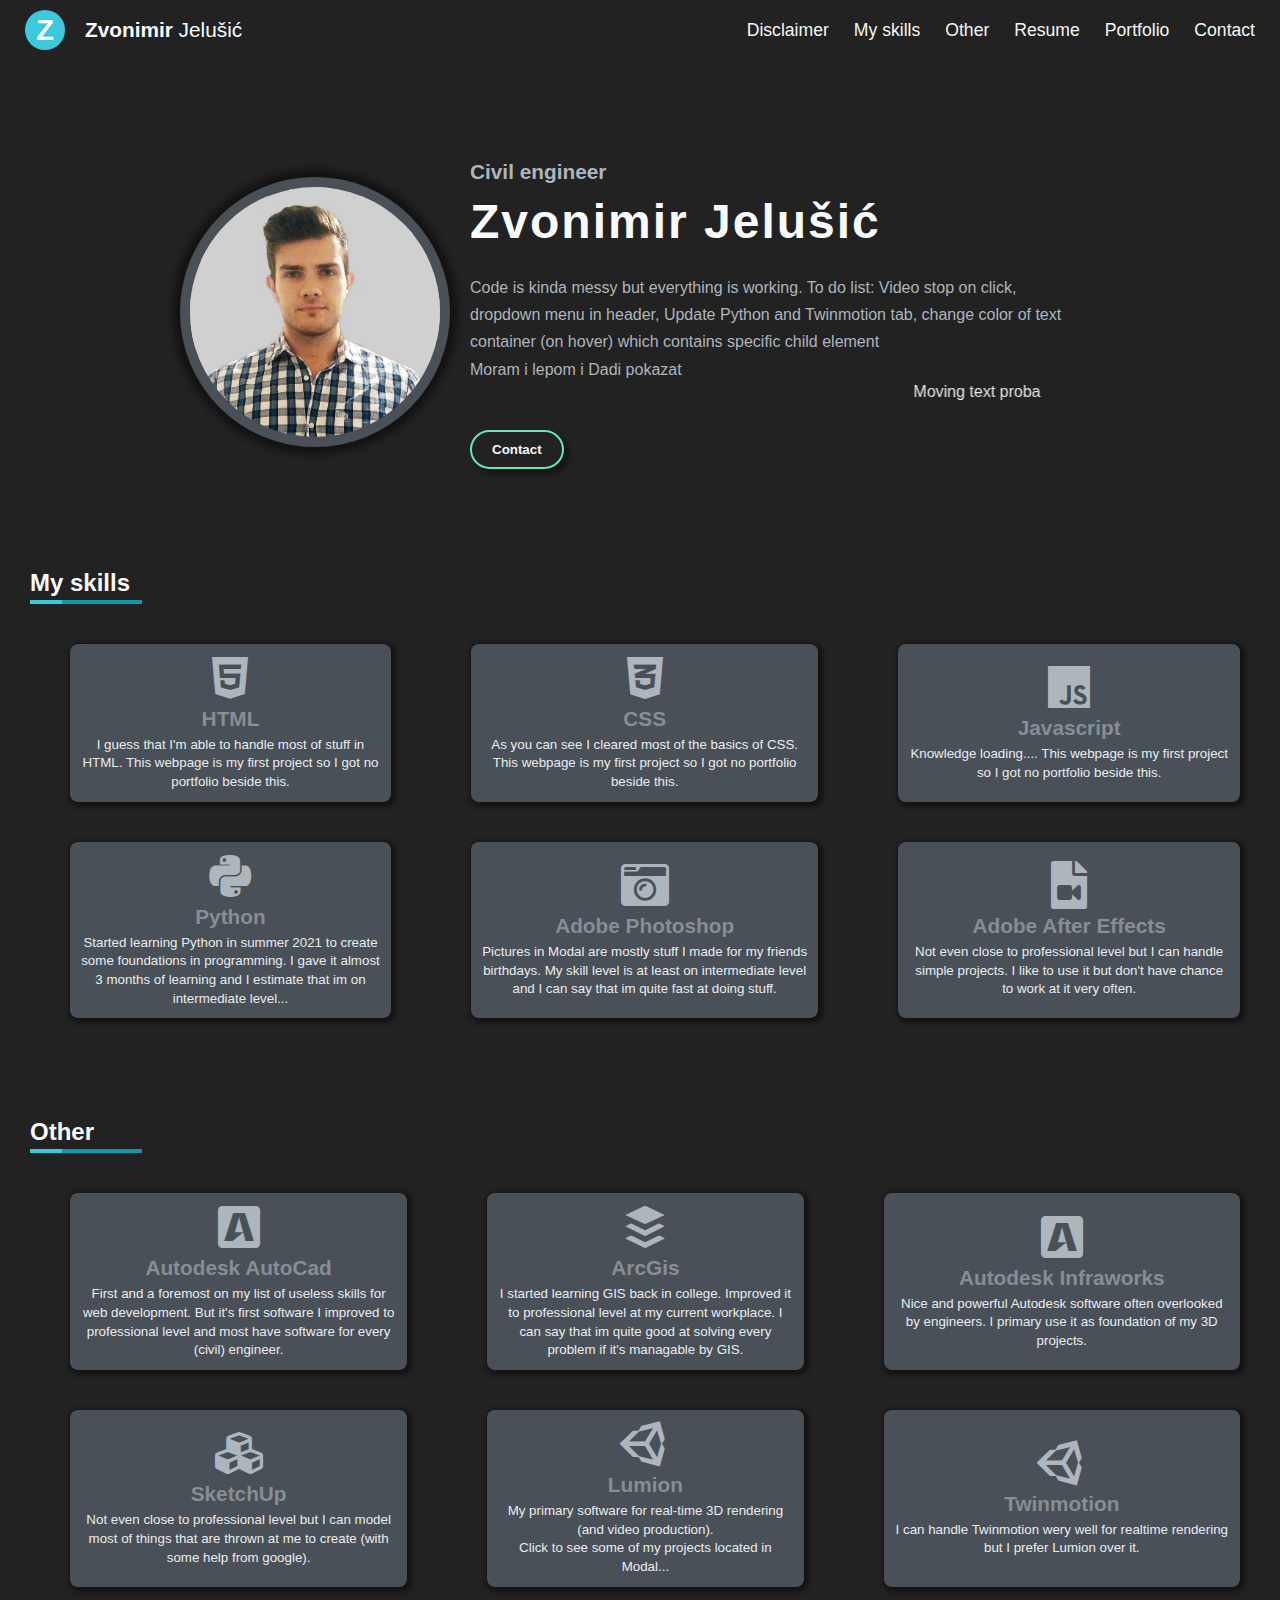
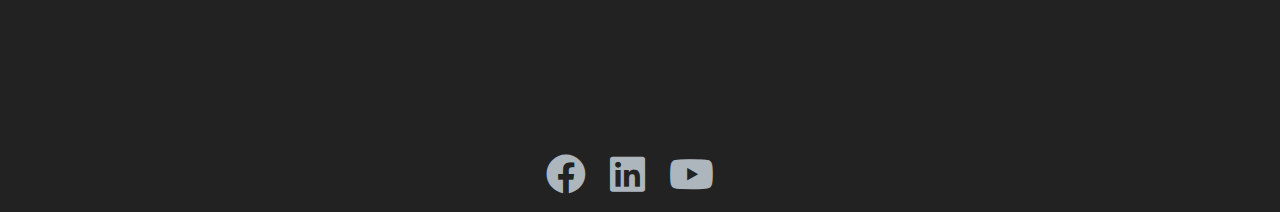
<file: index.html>
<!DOCTYPE html>
<html lang="en">
  <head>
    <meta charset="UTF-8" />
    <meta http-equiv="X-UA-Compatible" content="IE=edge" />
    <meta name="viewport" content="width=device-width, initial-scale=1.0" />
    <link rel="stylesheet" href="style.css" />
    <link
      rel="stylesheet"
      href="https://cdnjs.cloudflare.com/ajax/libs/font-awesome/5.14.0/css/all.min.css"
    />
    <script
      type="text/javascript"
      src="https://code.jquery.com/jquery-1.7.1.min.js"
    ></script>
  </head>
  <body id="body">
    <header class="header-container">
      <div class="start-icon">
        <button class="home-button1">Z</button>
        <button class="home-button2"><strong>Zvonimir</strong> Jelušić</button>
      </div>

      <button class="header-toggle-button">
        <i class="fas fa-bars" id="header-bar"></i>
      </button>

      <ul class="header-links">
        <div class="header-div-container">
          <!-- <button><i class="far fa-surprise hlink-icon hicon1"></i></button> -->
          <button class="hlink hlink1" href="">Disclaimer</button>
        </div>
        <div class="header-div-container">
          <!-- <button><i class="fas fa-robot hlink-icon hicon2"></i></button> -->
          <button class="hlink hlink2" href="">My skills</button>
        </div>
        <div class="header-div-container">
          <button>
            <!-- <i class="fas fa-laptop-medical hlink-icon hicon3"></i> -->
          </button>
          <button class="hlink hlink3" href="">Other</button>
        </div>
        <div class="header-div-container">
          <!-- <button><i class="far fa-id-badge hlink-icon hicon4"></i></button> -->
          <button class="hlink hlink4" href="">Resume</button>
        </div>
        <div class="header-div-container">
          <!-- <button><i class="fas fa-book-dead hlink-icon hicon5"></i></button> -->
          <button class="hlink hlink5" href="">Portfolio</button>
        </div>
        <div class="header-div-container">
          <!-- <button><i class="far fa-address-book hlink-icon hicon6"></i></button> -->
          <button class="hlink hlink6" href="">Contact</button>
        </div>
      </ul>
    </header>
    <main>
      <div class="main-img-container">
        <div>
          <img src="Image.jpg" alt="image" class="main-img" />
          <div class="img-border"></div>
        </div>
        <div>
          <img src="Image3.jpg" alt="image" class="support-img" />
          <div class="img-border"></div>
        </div>
      </div>

      <div class="main-container">
        <h4 class="main-h4">Civil engineer</h4>
        <h1>Zvonimir Jelušić</h1>
        <p class="main-p">
          Code is kinda messy but everything is working. To do list: Video stop
          on click, dropdown menu in header, Update Python and Twinmotion tab,
          change color of text container (on hover) which contains specific
          child element <br />
          Moram i lepom i Dadi pokazat
        </p>
        <marquee direction="left" behavior="alternate"
          ><p>Moving text proba</p></marquee
        >
        <div>
          <!-- <button class="main-buttons main-btn1">Download CV</button> -->
          <button class="main-buttons main-btn1">Contact</button>
        </div>
      </div>
    </main>
    <div class="text-container">
      <header>
        <h3>My skills</h3>
        <div class="underlines">
          <div class="underline und1"></div>
          <div class="underline und2"></div>
        </div>
      </header>
      <div class="skills-text">
        <button class="skills-text-parent skillbtn1">
          <i class="fab fa-html5"></i>
          <h4 class="skills-title">HTML</h4>
          <p class="skills-paragraph">
            I guess that I'm able to handle most of stuff in HTML. This webpage
            is my first project so I got no portfolio beside this.
          </p>
          <span class="probni">
            <i class="fas fa-angle-down"></i>
          </span>
        </button>

        <button class="btn-scroll-top hidden">
          <i class="fas fa-arrow-circle-up btn-scroll-top-icon"></i>
        </button>

        <button class="skills-text-parent skillbtn1">
          <i class="fab fa-css3-alt"></i>
          <h4 class="skills-title">CSS</h4>
          <p class="skills-paragraph">
            As you can see I cleared most of the basics of CSS. This webpage is
            my first project so I got no portfolio beside this.
          </p>
          <!-- <i class="fas fa-link icon-between-text1"></i> -->
          <span class="probni">
            <i class="fas fa-angle-down"></i>
          </span>
        </button>

        <button class="skills-text-parent skillbtn1">
          <i class="fab fa-js"></i>
          <h4 class="skills-title">Javascript</h4>
          <p class="skills-paragraph">
            Knowledge loading.... This webpage is my first project so I got no
            portfolio beside this.
          </p>
          <!-- <i class="fas fa-link icon-between-text1"></i> -->
          <span class="probni">
            <i class="fas fa-angle-down"></i>
          </span>
        </button>

        <button class="skills-text-parent skillbtn4">
          <i class="fab fa-python"></i>
          <h4 class="skills-title">Python</h4>
          <p class="skills-paragraph">
            Started learning Python in summer 2021 to create some foundations in
            programming. I gave it almost 3 months of learning and I estimate
            that im on intermediate level...
          </p>
          <span class="probni">
            <i class="fas fa-angle-down"></i>
          </span>
        </button>

        <button class="skills-text-parent skillbtn5">
          <i class="fas fa-camera-retro"></i>
          <h4 class="skills-title">Adobe Photoshop</h4>
          <p class="skills-paragraph">
            Pictures in Modal are mostly stuff I made for my friends birthdays.
            My skill level is at least on intermediate level and I can say that
            im quite fast at doing stuff.
          </p>
          <span class="probni">
            <i class="fas fa-angle-down"></i>
          </span>
        </button>

        <button class="skills-text-parent skillbtn6">
          <i class="fas fa-file-video"></i>
          <h4 class="skills-title">Adobe After Effects</h4>
          <p class="skills-paragraph">
            Not even close to professional level but I can handle simple
            projects. I like to use it but don't have chance to work at it very
            often.
          </p>
          <span class="probni">
            <i class="fas fa-angle-down"></i>
          </span>
        </button>
      </div>
    </div>
    <div class="text-container">
      <header>
        <h3>Other</h3>
        <div class="underlines">
          <div class="underline und1"></div>
          <div class="underline und2"></div>
        </div>
      </header>
      <div class="skills-text">
        <button class="skills-text-parent skillbtn7">
          <i class="fab fa-buysellads"></i>
          <h4 class="skills-title">Autodesk AutoCad</h4>
          <p class="skills-paragraph">
            First and a foremost on my list of useless skills for web
            development. But it's first software I improved to professional
            level and most have software for every (civil) engineer.
          </p>
        </button>

        <button class="skills-text-parent skillbtn8">
          <i class="fab fa-buffer"></i>
          <h4 class="skills-title">ArcGis</h4>
          <p class="skills-paragraph">
            I started learning GIS back in college. Improved it to professional
            level at my current workplace. I can say that im quite good at
            solving every problem if it's managable by GIS.
          </p>
        </button>

        <button class="skills-text-parent skillbtn9">
          <i class="fab fa-buysellads"></i>
          <h4 class="skills-title">Autodesk Infraworks</h4>
          <p class="skills-paragraph">
            Nice and powerful Autodesk software often overlooked by engineers. I
            primary use it as foundation of my 3D projects.
          </p>
        </button>

        <button class="skills-text-parent skillbtn10">
          <i class="fas fa-cubes"></i>
          <h4 class="skills-title">SketchUp</h4>
          <p class="skills-paragraph">
            Not even close to professional level but I can model most of things
            that are thrown at me to create (with some help from google).
          </p>
        </button>

        <button class="skills-text-parent skillbtn11">
          <i class="fab fa-unity"></i>
          <h4 class="skills-title">Lumion</h4>
          <p class="skills-paragraph">
            My primary software for real-time 3D rendering (and video
            production). <br />
            Click to see some of my projects located in Modal...
          </p>
          <span class="probni">
            <i class="fas fa-angle-down"></i>
          </span>
        </button>

        <button class="skills-text-parent skillbtn12">
          <i class="fab fa-unity"></i>
          <h4 class="skills-title">Twinmotion</h4>
          <p class="skills-paragraph">
            I can handle Twinmotion wery well for realtime rendering but I
            prefer Lumion over it.
          </p>
          <span class="probni">
            <i class="fas fa-angle-down"></i>
          </span>
        </button>
      </div>
    </div>

    <footer>
      <ul>
        <button class="media">
          <a
            href="https://www.facebook.com/zvonimirjelusic103/"
            target="_blank"
            rel="noreferrer noopener"
            ><i class="fab fa-facebook footer-icon"></i
          ></a>
        </button>
        <button class="media">
          <a
            href="https://hr.linkedin.com/in/zvonimir-jelu%C5%A1i%C4%87-13a90214a"
            target="_blank"
            rel="noreferrer noopener"
            ><i class="fab fa-linkedin footer-icon"></i
          ></a>
        </button>
        <button class="media">
          <a
            href="https://www.youtube.com/channel/UCTMNIY0vGRtawgCCfTQWGOw"
            target="_blank"
            rel="noreferrer noopener"
            ><i class="fab fa-youtube footer-icon"></i>
          </a>
        </button>
      </ul>
    </footer>
    <ul class="main-modal-container">
      <section class="modal-container hidden Photoshop-modal">
        <div class="modal">
          <h1>Adobe Photoshop</h1>
          <p>
            Lorem ipsum dolor sit amet consectetur adipisicing elit. Consectetur
            sunt dicta deleniti modi. Officiis, sapiente vero tempore maxime
            ipsa aspernatur.
          </p>
          <div class="slider-container">
            <div class="slide">
              <img
                src="/photoshop/momacka.jpg"
                class="slide-img slide1"
                alt=""
              />
              <img
                src="/photoshop/matija.png"
                class="slide-img slide2"
                alt=""
              />
              <img src="/photoshop/seki1.png" class="slide-img slide3" alt="" />
              <img src="/photoshop/seki2.png" class="slide-img slide4" alt="" />
              <img src="/photoshop/igor1.png" class="slide-img slide5" alt="" />
            </div>
          </div>
          <button class="close"><i class="fas fa-times"></i></button>
          <div>
            <button class="btn-slider previous-btn">
              <i class="fas fa-angle-left"></i>
            </button>
            <button class="btn-slider next-btn">
              <i class="fas fa-angle-right"></i>
            </button>
          </div>
        </div>
      </section>

      <section class="modal-container hidden Python-modal Python-modal2">
        <div class="modal">
          <h1>Python</h1>
          <h3>
            Started learning Python in summer 2021 because I wanted to create
            some foundations in programming. <br />
            I gave it almost 3 months of learning and I estimate that im on
            intermediate level of knowledge. Right now, I'm able to create
            simple scripts and basic GUI. <br />
            I don't have much projects to show but that is primary because of
            sheer lack of time.
          </h3>
          <h1><a href="https://github.com/ZYX103"> Link to my github</a></h1>
          <button class="close"><i class="fas fa-times"></i></button>
        </div>
      </section>

      <section class="modal-container hidden HTML-CSS-JS-modal">
        <div class="modal">
          <h1>HTML & CSS & PYTHON</h1>
          <h2>IN progress...</h2>
          <p>
            Lorem ipsum dolor sit amet consectetur adipisicing elit. Consectetur
            sunt dicta deleniti modi. Officiis, sapiente vero tempore maxime
            ipsa aspernatur.
          </p>
          <button class="close"><i class="fas fa-times"></i></button>
        </div>
      </section>

      <section class="modal-container hidden AfterEffects-modal">
        <div class="modal">
          <h1>After Effects</h1>
          <p>
            Lorem ipsum dolor sit amet consectetur adipisicing elit. Consectetur
            sunt dicta deleniti modi. Officiis, sapiente vero tempore maxime
            ipsa aspernatur.
          </p>
          <iframe
            width="864"
            height="486"
            src="https://www.youtube.com/embed/Ss3T0iGJwT8"
            title="YouTube video player"
            frameborder="0"
            allow="accelerometer; autoplay; clipboard-write; encrypted-media; gyroscope; picture-in-picture"
            allowfullscreen
          ></iframe>
          <button class="close"><i class="fas fa-times"></i></button>
        </div>
      </section>

      <section class="modal-container hidden Contact-modal">
        <div class="modal">
          <h1>Contact:</h1>
          <h2>Mail: Zvonimirjelusic@gmail.com</h2>
          <p>
            Social networks:
            <a
              href="https://www.facebook.com/zvonimirjelusic103/"
              target="_blank"
              rel="noreferrer noopener"
              ><i class="fab fa-facebook footer-icon"></i
            ></a>
            <a
              href="https://hr.linkedin.com/in/zvonimir-jelu%C5%A1i%C4%87-13a90214a"
              target="_blank"
              rel="noreferrer noopener"
              ><i class="fab fa-linkedin footer-icon"></i
            ></a>
          </p>
          <button class="close"><i class="fas fa-times"></i></button>
        </div>
      </section>

      <section class="modal-container hidden Lumion-modal">
        <div class="modal">
          <h1>Lumion projects</h1>
          <p>
            Here are some of my Lumion projects. To create 3D terrain I used
            Autodesk Civil3D. Digital ortofoto is cut and created in ArcGis. For
            3D models I mostly used Infraworks and SketchUp. Infraworks is used
            as main software in which all of 3D models, surface and digital
            ortofoto is merged. Finally, render and video production is made in
            Lumion.
          </p>
          <div class="slider-container">
            <div class="video-slide">
              <iframe
                width="864"
                height="486"
                src="https://www.youtube.com/embed/aQn5ElpCyPE"
                title="YouTube video player"
                frameborder="0"
                allow="accelerometer; autoplay; clipboard-write; encrypted-media; gyroscope; picture-in-picture"
                allowfullscreen
                class="video-slide-element"
              ></iframe>
              <iframe
                width="864"
                height="486"
                src="https://www.youtube.com/embed/JNTuG2KDhDQ"
                title="YouTube video player"
                frameborder="0"
                allow="accelerometer; autoplay; clipboard-write; encrypted-media; gyroscope; picture-in-picture"
                allowfullscreen
                class="video-slide-element"
              ></iframe>
              <iframe
                width="864"
                height="486"
                src="https://www.youtube.com/embed/4Jl1MANtQQY"
                title="YouTube video player"
                frameborder="0"
                allow="accelerometer; autoplay; clipboard-write; encrypted-media; gyroscope; picture-in-picture"
                allowfullscreen
                class="video-slide-element"
              ></iframe>
              <iframe
                width="864"
                height="486"
                src="https://www.youtube.com/embed/rDPL2XvHjVg"
                title="YouTube video player"
                frameborder="0"
                allow="accelerometer; autoplay; clipboard-write; encrypted-media; gyroscope; picture-in-picture"
                allowfullscreen
                class="video-slide-element"
              ></iframe>
            </div>
          </div>
          <div>
            <button class="btn-slider previous-btn">
              <i class="fas fa-angle-left"></i>
            </button>
            <button class="btn-slider next-btn">
              <i class="fas fa-angle-right"></i>
            </button>
          </div>
          <button class="close"><i class="fas fa-times"></i></button>
        </div>
      </section>

      <section class="modal-container hidden Twinmotion-modal">
        <div class="modal">
          <h1>Twinmotion</h1>
          <p>
            Lorem ipsum dolor sit amet consectetur adipisicing elit. Consectetur
            sunt dicta deleniti modi. Officiis, sapiente vero tempore maxime
            ipsa aspernatur.
          </p>
          <button class="close"><i class="fas fa-times"></i></button>
        </div>
      </section>

      <section class="modal-container hidden Disclaimer-modal">
        <div class="modal">
          <h1>Disclaimer</h1>
          <p>Tu moram texta natrpat</p>
          <button class="close"><i class="fas fa-times"></i></button>
        </div>
      </section>

      <!-- <section class="modal-container hidden Autocad-modal">
        <div class="modal">
          <h1>Autocad</h1>
          <p>
            First and a foremost on my list of useless skills for web
            development. But it's first software I improved to professional
            level and most have software for every (civil) engineer.
          </p>
          <button class="close"><i class="fas fa-times"></i></button>
        </div>
      </section> -->
    </ul>
  </body>
  <script src="app.js"></script>
</html>
</file>
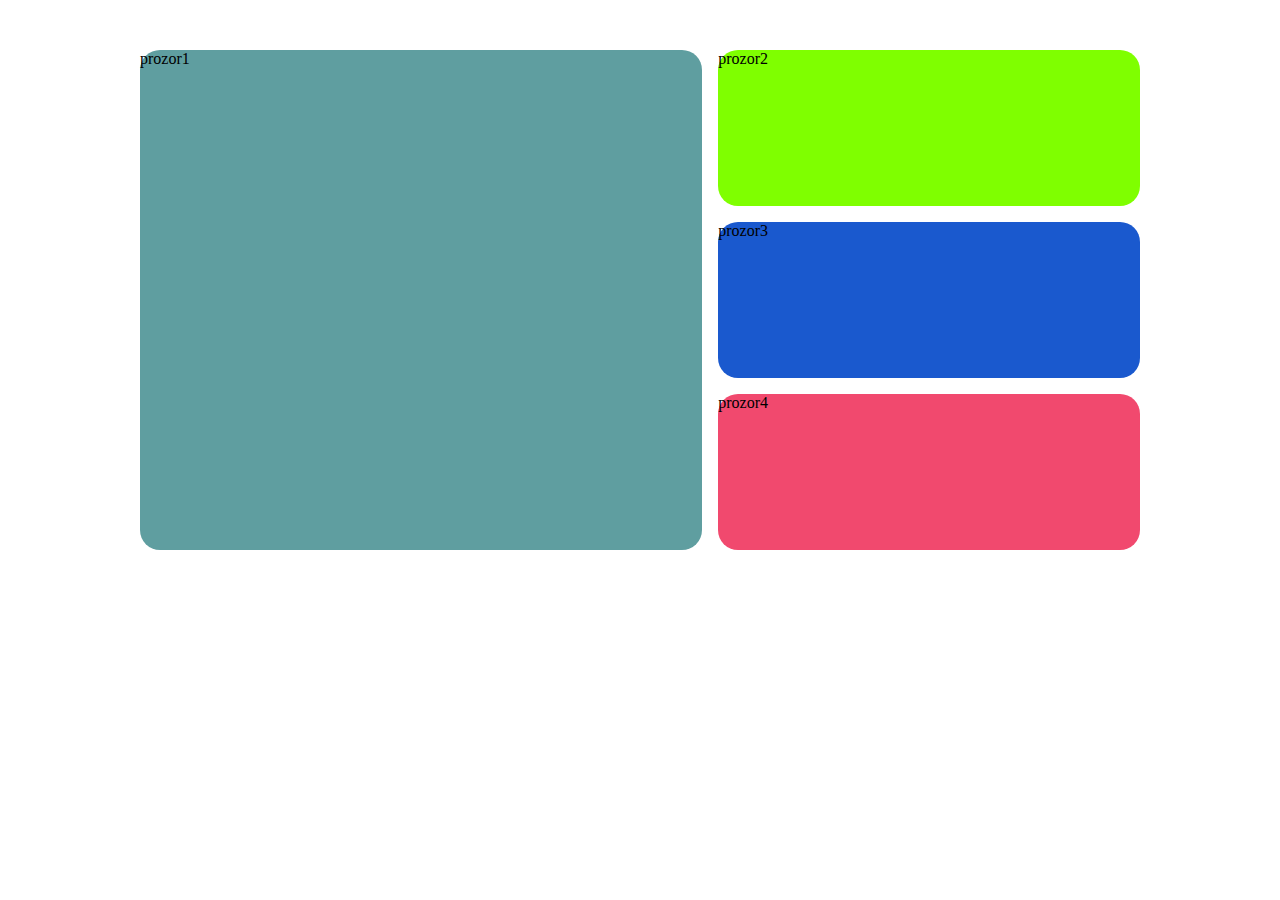
<file: proba.html>
<!DOCTYPE html>
<html lang="en">
  <head>
    <meta charset="UTF-8" />
    <meta http-equiv="X-UA-Compatible" content="IE=edge" />
    <meta name="viewport" content="width=device-width, initial-scale=1.0" />
    <title>Document</title>
    <link rel="stylesheet" href="proba.css" />
  </head>
  <body>
    <div class="container">
      <div class="a prozor">prozor1</div>
      <div class="b prozor">prozor2</div>
      <div class="c prozor">prozor3</div>
      <div class="d prozor">prozor4</div>
    </div>
  </body>
</html>
</file>
<file: style.css>
:root {
  /* PRIMARY COLORS */
  --primary-color-1: #222222;
  --primary-color-2: #212529;
  --primary-color-3: #343a40;
  --primary-color-4: #495057;
  --primary-color-5: #868e96;
  --primary-color-6: #adb5bd;
  --primary-color-7: #e9ecef;
  --primary-color-8: #f8f9fa;

  /* OTHER COLORS */
  --other-colors-1: #63e6be;
  --other-colors-2: #3bc9db;
  --other-colors-3: #141414;
  --other-colors-4: #1098ad;
}

* {
  margin: 0;
  padding: 0;
  box-sizing: border-box;
}

body {
  background: linear-gradient(
    180deg,
    var(--primary-color-1) 0%,
    var(--primary-color-1) 49%,
    var(--primary-color-1) 100%
  );
  font-family: sans-serif;
}

main {
  display: flex;
  align-items: center;
  width: 900px;
  margin-left: auto;
  margin-right: auto;
  margin-top: 100px;
}

@media (max-width: 1100px) {
  main {
    width: 80vw;
  }
}

/* HEADER LINKS */
.header-container {
  display: flex;
  justify-content: space-between;
  align-items: center;
  background-color: var(--primary-color-1);
  align-items: center;
  padding-top: 10px;
  padding-bottom: 10px;
}

.header-links {
  display: flex;
}

.header-toggle-button {
  position: absolute;
  top: 0.75rem;
  right: 1rem;
  display: none;
  flex-direction: column;
  justify-content: space-between;
  background: transparent;
  border: none;
}

#header-bar {
  color: #1098ad;
  font-size: 2.5rem;
}

@media (max-width: 850px) {
  .header-toggle-button {
    display: flex;
  }

  .header-links {
    display: none;
    width: 100%;
    /* margin-left: auto; */
  }

  .header-container {
    flex-direction: column;
    align-items: flex-start;
  }

  .header-links {
    flex-direction: column;
    width: 100%;
    margin-top: 10px;
  }

  .header-div-container {
    padding: 5px 5px;
  }

  .header-links.active {
    display: flex;
  }

  .header-div-container {
    background-color: var(--primary-color-3);
  }
}

.start-icon {
  display: flex;
  justify-content: center;
}

.header-div-container {
  display: grid;
  place-content: center;
  /* margin-right: 50px; */
}

.hlink:hover {
  color: var(--other-colors-2);
}

.header-div-container button {
  background-color: transparent;
  border: none;
  display: flex;
  place-content: center;
}

.header-div-container .far,
.header-div-container .fas {
  font-size: 2rem;
  background-color: transparent;
  border: none;
}

.hlink {
  text-decoration: none;
  color: whitesmoke;
  background: transparent;
  border: none;
  font-size: 1.1rem;
  margin-right: 25px;
  /* display: flex; */
  /* text-align: center; */
}

/* HEADER FIRST-LAST NAME AT LEFT */
.home-button1 {
  border-radius: 100%;
  width: 40px;
  height: 40px;
  margin-left: 25px;
  font-weight: bold;
  background-color: var(--other-colors-2);
  color: white;
  border: none;
  font-size: 1.8rem;
}
.home-button2 {
  padding: 0px 15px;
  background-color: transparent;
  border: none;
  font-size: 1.3rem;
  color: var(--primary-color-8);
  margin-left: 5px;
}

.main-container {
  margin-left: 30px;
}

.main-buttons {
  background-color: var(--primary-color-1);
  border: solid var(--primary-color-8) 2px;
  padding: 10px 20px;
  border-radius: 20px;
  color: var(--primary-color-8);
  margin-top: 25px;
  font-weight: bold;
  box-shadow: 5px 5px 5px 0px var(--other-colors-3);
}

.main-btn1 {
  border: solid var(--other-colors-1) 2px;
}

.main-btn1:hover {
  border: solid var(--primary-color-8) 2px;
}

.main-img-container {
  position: relative;
}

.main-img {
  object-fit: cover;
  position: relative;
  border-radius: 50%;
  height: 250px;
  width: 250px;
  opacity: 1;
  z-index: 0;
}

.main-img:hover {
  opacity: 0;
  transition: 0.3s;
}

.support-img {
  object-fit: cover;
  border-radius: 50%;
  height: 250px;
  width: 250px;
  opacity: 1;
  position: absolute;
  top: 0;
  left: 0px;
  z-index: -1;
}

.img-border {
  background: var(--primary-color-4);
  width: 270px;
  height: 270px;
  border-radius: 50%;
  position: absolute;
  top: -10px;
  left: -10px;
  z-index: -10;
  box-shadow: var(--other-colors-3) 0px 0 7px 5px;
}
h1 {
  font-size: 3rem;
  color: var(--primary-color-8);
  letter-spacing: 2px;
  margin-top: 10px;
}

h2 {
  font-size: 2rem;
  color: var(--primary-color-5);
}

h4 {
  font-size: 1.3rem;
  color: var(--primary-color-5);
}

p {
  color: var(--primary-color-7);
}

.main-h4 {
  color: var(--primary-color-6);
}

.main-p {
  color: var(--primary-color-6);
  line-height: 1.7;
  margin-top: 25px;
}

/* textual part */
.text-container {
  margin-left: 30px;
}
header h3 {
  margin-top: 100px;
  color: var(--primary-color-8);
  font-size: 1.5rem;
}

.underlines {
  display: grid;
  margin-top: 3px;
}

.underline {
  width: 7rem;
  height: 0.25rem;
  background: var(--other-colors-4);
  /* margin-right: auto; */
}

.und1 {
  background: var(--other-colors-2);
  width: 2rem;
  grid-column: 1;
  grid-row: 1;
  z-index: 1;
}

.und1,
.und2 {
  grid-column: 1;
  grid-row: 1;
}

.skills-text {
  display: grid;
  grid-template-columns: auto auto auto;
  /* grid-template-rows: auto auto auto; */
  justify-content: flex-start;
  place-content: center;
  /* margin-left: 200px;
  margin-right: 200px; */
}

.skills-text-parent {
  margin-top: 40px;
  padding: 10px 10px;
  box-shadow: none;
  border: none;
  /* border: solid 2px var(--other-colors-1); */
  background: var(--primary-color-4);
  border-radius: 8px;
  margin-right: 40px;
  margin-left: 40px;
  max-width: 400px;
  position: relative;
  box-shadow: var(--other-colors-3) 2px 2px 4px 3px;
}

.skills-text-parent:hover {
  border: solid var(--primary-color-8) 2px;
  transform: scale(1.05);
}

.skills-text-parent:hover .fab,
.skills-text-parent:hover .fas {
  color: var(--primary-color-1);
}

.fab,
.fas,
.far {
  font-size: 3rem;
  color: var(--primary-color-6);
}

.skills-text-parent:hover .fa-link {
  color: var(--other-colors-2);
}

.icon-between-text1 {
  position: absolute;
  bottom: 60px;
  left: -65px;
}

.skills-title {
  margin-top: 5px;
}

.skills-paragraph {
  line-height: 1.4;
  margin-top: 5px;
}

.about {
  display: grid;
  place-content: center;
}

.about-icon {
  font-size: 1.5rem;
  color: var(--other-colors-2);
  margin-top: 10px;
}

footer {
  margin-top: 150px;
  height: 75px;
  display: grid;
  align-items: center;
  justify-items: center;
  background-color: var(--primary-color-1);
}

.media {
  color: var(--other-colors-2);
  background: transparent;
  border: none;
  margin-right: 20px;
}

.footer-icon {
  font-size: 40px;
}

.footer-icon:hover {
  color: var(--other-colors-2);
}

.btn-scroll-top {
  position: fixed;
  top: 30px;
  right: 30px;
  z-index: 100;
  text-decoration: none;
  color: var(--primary-color-8);
  text-align: center;
  background: transparent;
  border: none;
  cursor: pointer;
}

.btn-scroll-top-icon:hover,
.btn-scroll-top-icon:active {
  color: var(--other-colors-2);
}

/* MODAL */

.main-modal-container {
  display: grid;
  place-content: center;
}

.modal-container {
  position: fixed;
  top: 0vh;
  left: 0vw;
  margin: 10vh 10vw;
  height: 730px;
  width: 80vw;
  min-width: 700px;
  background-color: var(--primary-color-3);
  border-radius: 10px;
  -webkit-animation-name: animateright;
  -webkit-animation-duration: 0.4s;
  animation-name: animateright;
  animation-duration: 0.4s;
  display: flex;
  justify-content: center;
}

/* @media screen and (max-width: 1000px) {
  .modal-container {
    width: 50vw;
  }
} */

.hidden {
  display: none;
}

.modal {
  display: grid;
  place-items: center;
}

.modal h3 {
  line-height: 1.7;
  color: var(--primary-color-6);
  margin: 0px 50px;
  font-weight: 400;
}

/* select all child elements of modal */
.modal > * {
  max-width: 80%;
}

/* select all children */
.Contact-modal .modal > * {
  margin-bottom: 20px;
  margin: auto, 20px;
}
.close {
  margin-top: 10px;
  border: none;
  padding: 10px 10px;
  border-radius: 5px;
  background-color: var(--primary-color-2);
  color: var(--other-colors-2);
  position: absolute;
  top: 20px;
  right: 20px;
}

.close:hover {
  background-color: var(--other-colors-4);
  color: var(--primary-color-8);
}

@keyframes animateright {
  from {
    left: 700px;
    opacity: 0;
  }
  to {
    left: 0vw;
    opacity: 1;
  }
}

.probni {
  display: none;
}

.skillbtn1:hover,
.skillbtn2:hover,
.skillbtn3:hover,
.skillbtn4:hover,
.skillbtn5:hover,
.skillbtn6:hover,
.skillbtn7:hover,
.skillbtn8:hover,
.skillbtn9:hover,
.skillbtn10:hover,
.skillbtn11:hover,
.skillbtn12:hover,
.skillbtn13:hover {
  font-size: 0px;
}

.skillbtn1:hover .probni,
.skillbtn2:hover .probni,
.skillbtn3:hover .probni,
.skillbtn4:hover .probni,
.skillbtn5:hover .probni,
.skillbtn6:hover .probni,
.skillbtn7:hover .probni,
.skillbtn8:hover .probni,
.skillbtn9:hover .probni,
.skillbtn10:hover .probni,
.skillbtn11:hover .probni,
.skillbtn12:hover .probni,
.skillbtn13:hover .probni {
  display: inline-block;
}

.slider-container {
  width: 800px;
  height: 492px;
  position: relative;
  overflow: hidden;
}

.slide {
  position: absolute;
  width: 100%;
  height: 100%;
  display: grid;
  place-items: center;
  /* transition: all 0.5s ease-in-out; */
}

.video-slide {
  position: absolute;
  width: 100%;
  height: 100%;
  display: grid;
  place-items: center;
  /* transition: all 0.5s ease-in-out; */
}

.video-slide iframe {
  width: 100%;
  /* object-fit: cover; */
  position: absolute;
  /* transition: all 0.5s ease-in-out; */
}

/* .video-slide iframe:nth-child(2) {
  left: 100%;
} */

.slide-img {
  width: 100%;
  object-fit: cover;
  position: absolute;
}

.btn-slider {
  background-color: transparent;
  border: none;
  margin-top: 10px;
  margin-left: 20px;
  margin-right: 20px;
}

.btn-slider:hover .fas {
  color: var(--other-colors-4);
}
</file>
<file: proba.css>
body {
}

.container {
  display: grid;
  place-content: center;
  position: relative;
  max-width: 1000px;
  display: grid;
  grid-template-columns: 4fr 3fr;
  grid-template-rows: auto auto auto;
  gap: 1rem;
  margin: 50px auto;
}

.a {
  grid-row: 1 / span 3;
  background-color: cadetblue;
  height: 500px;
}

.b {
  background-color: chartreuse;
}

.c {
  background-color: rgb(26, 89, 206);
}
.d {
  background-color: rgb(241, 73, 110);
}

.prozor {
  border-radius: 20px;
}
</file>
